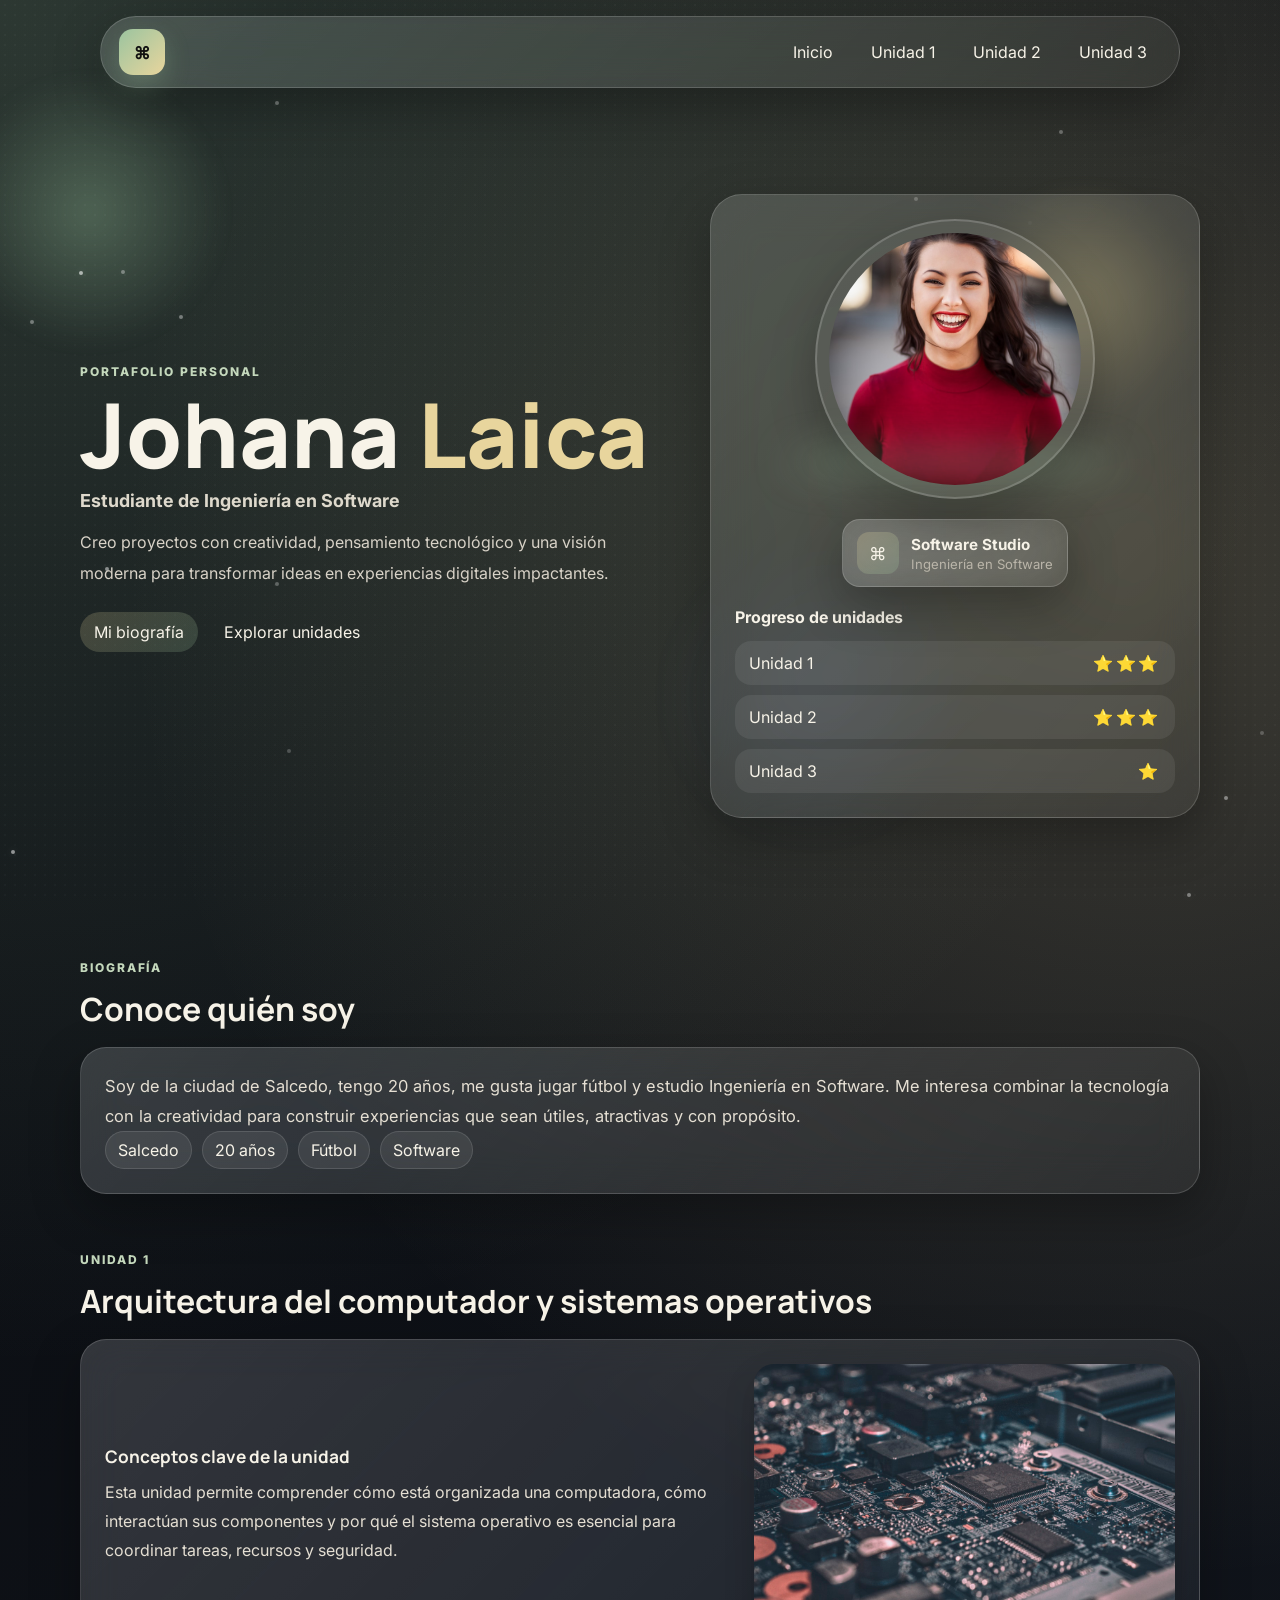
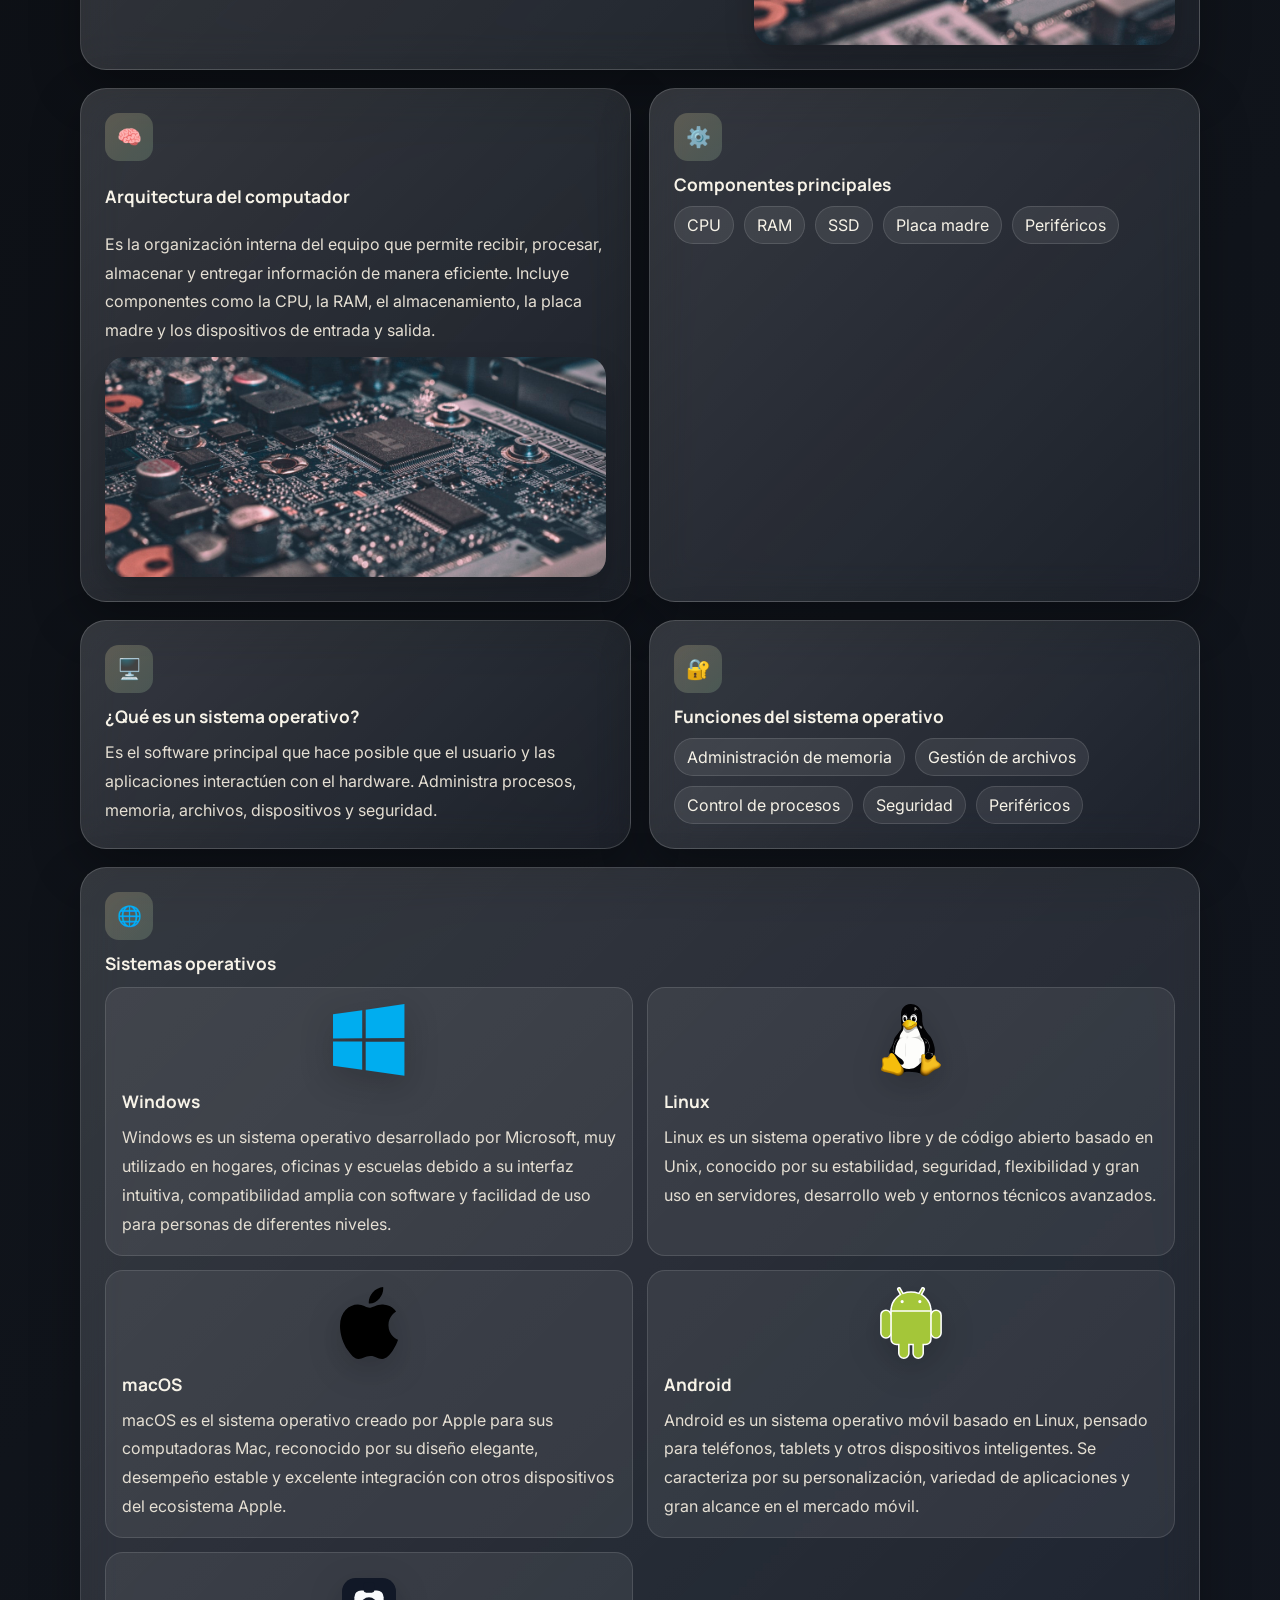
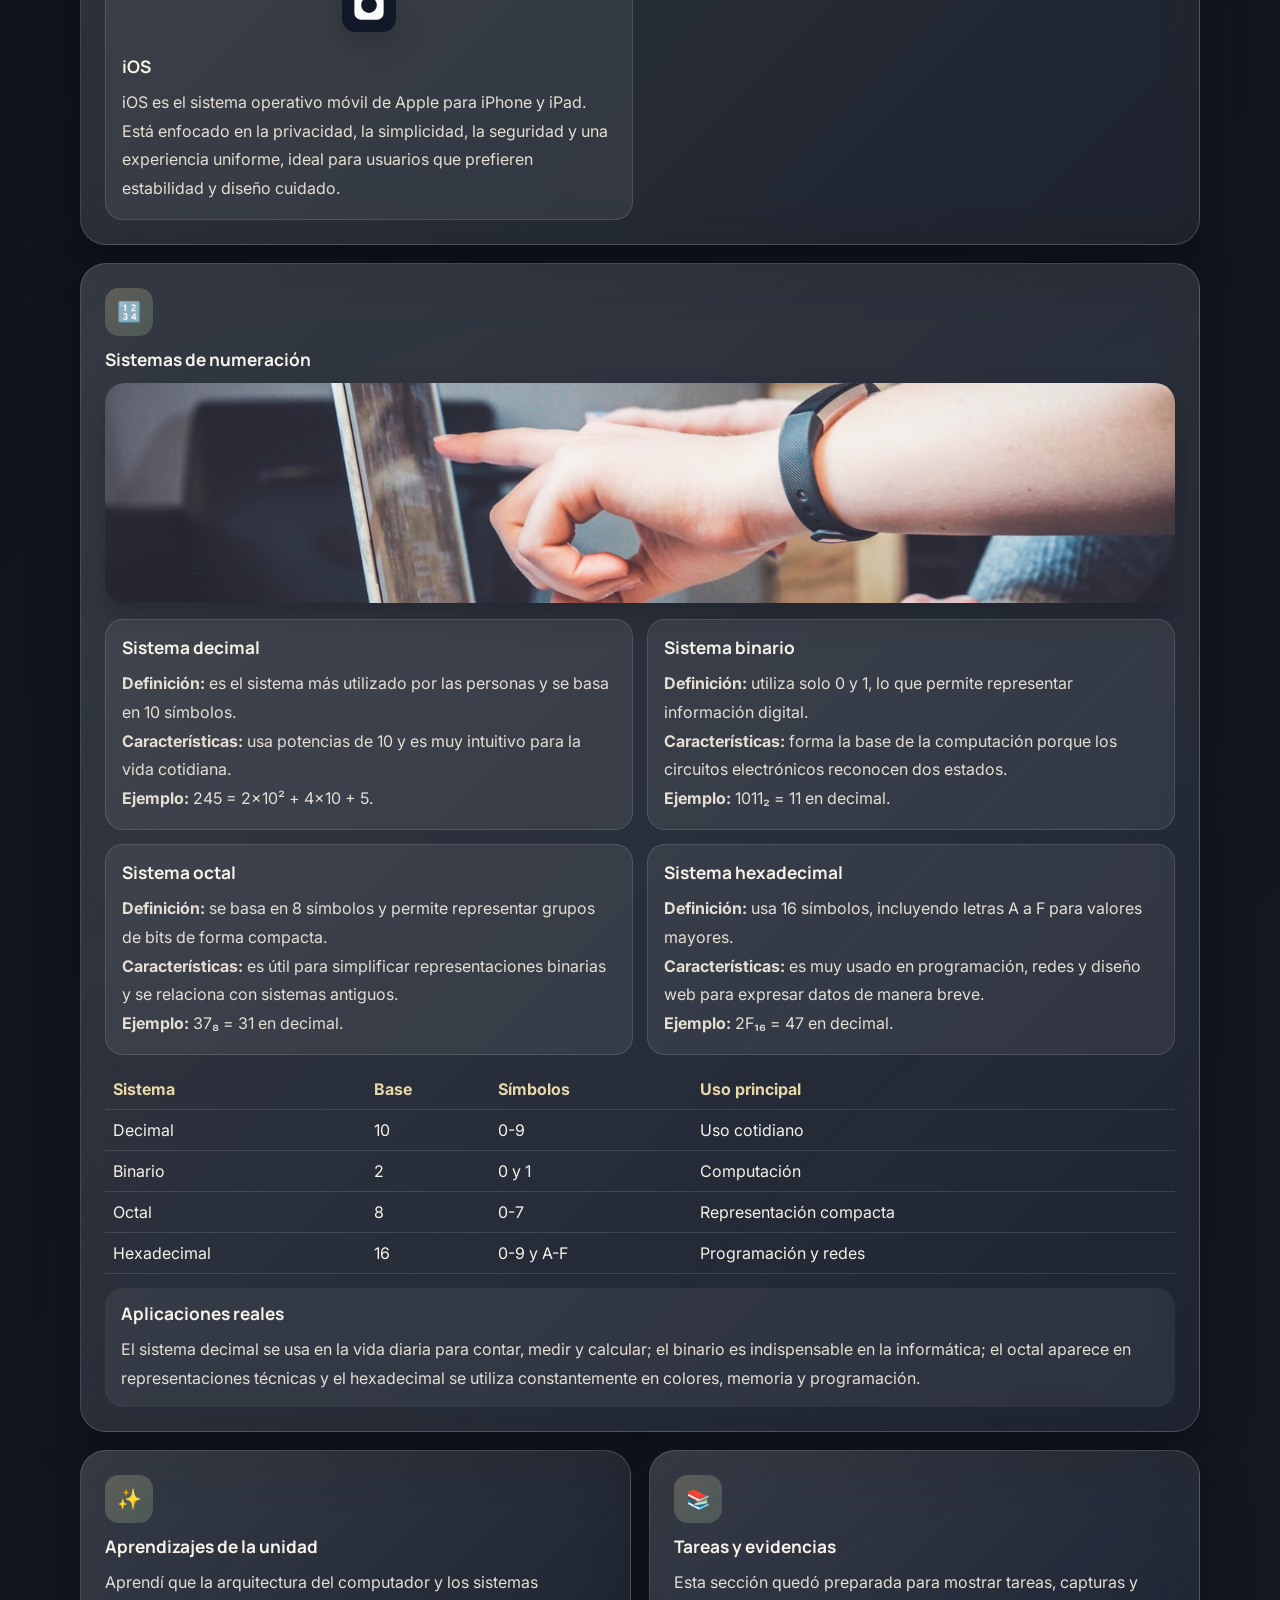
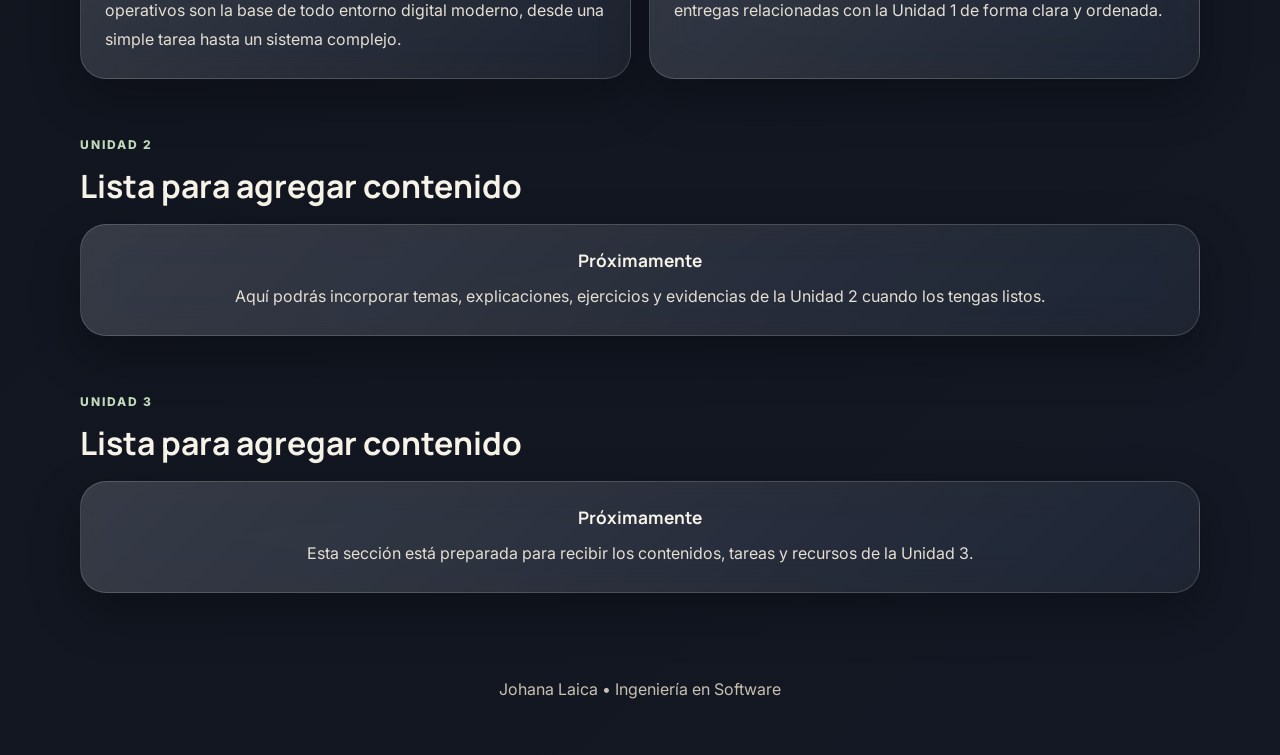
<file: index.html>
<!DOCTYPE html>
<html lang="es">
  <head>
    <meta charset="UTF-8" />
    <meta name="viewport" content="width=device-width, initial-scale=1.0" />
    <title>Portafolio | Johana Laica</title>
    <link rel="preconnect" href="https://fonts.googleapis.com" />
    <link rel="preconnect" href="https://fonts.gstatic.com" crossorigin />
    <link
      href="https://fonts.googleapis.com/css2?family=Inter:wght@400;500;600;700;800;900&family=Manrope:wght@600;700;800&display=swap"
      rel="stylesheet"
    />
    <link rel="stylesheet" href="style.css" />
  </head>
  <body>
    <div class="ambient ambient-a"></div>
    <div class="ambient ambient-b"></div>
    <div class="ambient ambient-c"></div>
    <div class="grain"></div>
    <div class="particle-field" aria-hidden="true"></div>

    <header class="topbar glass">
      <a class="brand" href="#inicio" aria-label="Volver al inicio">
        <span class="brand-mark">⌘</span>
      </a>
      <nav class="nav-menu">
        <a href="#inicio">Inicio</a>
        <a href="#unidad1">Unidad 1</a>
        <a href="#unidad2">Unidad 2</a>
        <a href="#unidad3">Unidad 3</a>
      </nav>
    </header>

    <main class="page-shell">
      <section id="inicio" class="hero reveal">
        <div class="hero-copy">
          <span class="eyebrow">Portafolio personal</span>
          <h1>Johana <span>Laica</span></h1>
          <p class="hero-subtitle">Estudiante de Ingeniería en Software</p>
          <p class="hero-text">
            Creo proyectos con creatividad, pensamiento tecnológico y una visión moderna para
            transformar ideas en experiencias digitales impactantes.
          </p>
          <div class="hero-actions">
            <a href="#biografia" class="btn btn-primary">Mi biografía</a>
            <a href="#unidad1" class="btn btn-secondary">Explorar unidades</a>
          </div>
        </div>

        <div class="hero-card glass">
          <div class="profile-shell">
            <div class="profile-frame">
              <img src="img/perfil.jpg" alt="Foto de perfil de Johana Laica" />
            </div>
            <div class="profile-glow"></div>
          </div>
          <div class="logo-badge glass">
            <span class="logo-icon">⌘</span>
            <div>
              <strong>Software Studio</strong>
              <p>Ingeniería en Software</p>
            </div>
          </div>
          <div class="stars-panel">
            <h3>Progreso de unidades</h3>
            <div class="stars-row">
              <span>Unidad 1</span>
              <span class="stars">⭐⭐⭐</span>
            </div>
            <div class="stars-row">
              <span>Unidad 2</span>
              <span class="stars">⭐⭐⭐</span>
            </div>
            <div class="stars-row">
              <span>Unidad 3</span>
              <span class="stars">⭐</span>
            </div>
          </div>
        </div>
      </section>

      <section id="biografia" class="section reveal">
        <div class="section-heading">
          <span class="section-label">Biografía</span>
          <h2>Conoce quién soy</h2>
        </div>
        <div class="card glass biography-card">
          <p>
            Soy de la ciudad de Salcedo, tengo 20 años, me gusta jugar fútbol y estudio Ingeniería
            en Software. Me interesa combinar la tecnología con la creatividad para construir
            experiencias que sean útiles, atractivas y con propósito.
          </p>
          <div class="chip-list">
            <span>Salcedo</span>
            <span>20 años</span>
            <span>Fútbol</span>
            <span>Software</span>
          </div>
        </div>
      </section>

      <section id="unidad1" class="section reveal">
        <div class="section-heading">
          <span class="section-label">Unidad 1</span>
          <h2>Arquitectura del computador y sistemas operativos</h2>
        </div>

        <div class="card glass unit-intro">
          <div>
            <h3>Conceptos clave de la unidad</h3>
            <p>
              Esta unidad permite comprender cómo está organizada una computadora, cómo interactúan
              sus componentes y por qué el sistema operativo es esencial para coordinar tareas,
              recursos y seguridad.
            </p>
          </div>
          <img src="img/arquitectura.jpg" alt="Componentes internos de un computador" />
        </div>

        <div class="card-grid">
          <article class="card glass image-card">
            <div class="icon">🧠</div>
            <h3>Arquitectura del computador</h3>
            <p>
              Es la organización interna del equipo que permite recibir, procesar, almacenar y
              entregar información de manera eficiente. Incluye componentes como la CPU, la RAM,
              el almacenamiento, la placa madre y los dispositivos de entrada y salida.
            </p>
            <img src="img/arquitectura.jpg" alt="CPU, RAM y placa madre de un ordenador" />
          </article>

          <article class="card glass">
            <div class="icon">⚙️</div>
            <h3>Componentes principales</h3>
            <div class="component-grid">
              <div class="component-pill">CPU</div>
              <div class="component-pill">RAM</div>
              <div class="component-pill">SSD</div>
              <div class="component-pill">Placa madre</div>
              <div class="component-pill">Periféricos</div>
            </div>
          </article>

          <article class="card glass">
            <div class="icon">🖥️</div>
            <h3>¿Qué es un sistema operativo?</h3>
            <p>
              Es el software principal que hace posible que el usuario y las aplicaciones interactúen
              con el hardware. Administra procesos, memoria, archivos, dispositivos y seguridad.
            </p>
          </article>

          <article class="card glass">
            <div class="icon">🔐</div>
            <h3>Funciones del sistema operativo</h3>
            <div class="chip-list">
              <span>Administración de memoria</span>
              <span>Gestión de archivos</span>
              <span>Control de procesos</span>
              <span>Seguridad</span>
              <span>Periféricos</span>
            </div>
          </article>
        </div>

        <div class="card glass full-width">
          <div class="icon">🌐</div>
          <h3>Sistemas operativos</h3>
          <div class="os-grid">
            <article class="os-card">
              <img src="img/windows.svg" alt="Logo de Windows" />
              <h4>Windows</h4>
              <p>
                Windows es un sistema operativo desarrollado por Microsoft, muy utilizado en hogares,
                oficinas y escuelas debido a su interfaz intuitiva, compatibilidad amplia con software
                y facilidad de uso para personas de diferentes niveles.
              </p>
            </article>
            <article class="os-card">
              <img src="img/linux.svg" alt="Logo de Linux" />
              <h4>Linux</h4>
              <p>
                Linux es un sistema operativo libre y de código abierto basado en Unix, conocido por
                su estabilidad, seguridad, flexibilidad y gran uso en servidores, desarrollo web y
                entornos técnicos avanzados.
              </p>
            </article>
            <article class="os-card">
              <img src="img/macos.svg" alt="Logo de macOS" />
              <h4>macOS</h4>
              <p>
                macOS es el sistema operativo creado por Apple para sus computadoras Mac, reconocido
                por su diseño elegante, desempeño estable y excelente integración con otros
                dispositivos del ecosistema Apple.
              </p>
            </article>
            <article class="os-card">
              <img src="img/android.svg" alt="Logo de Android" />
              <h4>Android</h4>
              <p>
                Android es un sistema operativo móvil basado en Linux, pensado para teléfonos,
                tablets y otros dispositivos inteligentes. Se caracteriza por su personalización,
                variedad de aplicaciones y gran alcance en el mercado móvil.
              </p>
            </article>
            <article class="os-card">
              <img src="img/ios.svg" alt="Logo de iOS" />
              <h4>iOS</h4>
              <p>
                iOS es el sistema operativo móvil de Apple para iPhone y iPad. Está enfocado en la
                privacidad, la simplicidad, la seguridad y una experiencia uniforme, ideal para
                usuarios que prefieren estabilidad y diseño cuidado.
              </p>
            </article>
          </div>
        </div>

        <div class="card glass full-width">
          <div class="icon">🔢</div>
          <h3>Sistemas de numeración</h3>
          <img class="numeration-hero" src="img/numeracion.jpg" alt="Ilustración comparando sistemas de numeración" />
          <div class="numeration-grid">
            <article class="numeration-card">
              <h4>Sistema decimal</h4>
              <p><strong>Definición:</strong> es el sistema más utilizado por las personas y se basa en 10 símbolos.</p>
              <p><strong>Características:</strong> usa potencias de 10 y es muy intuitivo para la vida cotidiana.</p>
              <p><strong>Ejemplo:</strong> 245 = 2×10² + 4×10 + 5.</p>
            </article>
            <article class="numeration-card">
              <h4>Sistema binario</h4>
              <p><strong>Definición:</strong> utiliza solo 0 y 1, lo que permite representar información digital.</p>
              <p><strong>Características:</strong> forma la base de la computación porque los circuitos electrónicos reconocen dos estados.</p>
              <p><strong>Ejemplo:</strong> 1011₂ = 11 en decimal.</p>
            </article>
            <article class="numeration-card">
              <h4>Sistema octal</h4>
              <p><strong>Definición:</strong> se basa en 8 símbolos y permite representar grupos de bits de forma compacta.</p>
              <p><strong>Características:</strong> es útil para simplificar representaciones binarias y se relaciona con sistemas antiguos.</p>
              <p><strong>Ejemplo:</strong> 37₈ = 31 en decimal.</p>
            </article>
            <article class="numeration-card">
              <h4>Sistema hexadecimal</h4>
              <p><strong>Definición:</strong> usa 16 símbolos, incluyendo letras A a F para valores mayores.</p>
              <p><strong>Características:</strong> es muy usado en programación, redes y diseño web para expresar datos de manera breve.</p>
              <p><strong>Ejemplo:</strong> 2F₁₆ = 47 en decimal.</p>
            </article>
          </div>

          <div class="table-wrap">
            <table>
              <thead>
                <tr>
                  <th>Sistema</th>
                  <th>Base</th>
                  <th>Símbolos</th>
                  <th>Uso principal</th>
                </tr>
              </thead>
              <tbody>
                <tr>
                  <td>Decimal</td>
                  <td>10</td>
                  <td>0-9</td>
                  <td>Uso cotidiano</td>
                </tr>
                <tr>
                  <td>Binario</td>
                  <td>2</td>
                  <td>0 y 1</td>
                  <td>Computación</td>
                </tr>
                <tr>
                  <td>Octal</td>
                  <td>8</td>
                  <td>0-7</td>
                  <td>Representación compacta</td>
                </tr>
                <tr>
                  <td>Hexadecimal</td>
                  <td>16</td>
                  <td>0-9 y A-F</td>
                  <td>Programación y redes</td>
                </tr>
              </tbody>
            </table>
          </div>

          <div class="applications">
            <h4>Aplicaciones reales</h4>
            <p>
              El sistema decimal se usa en la vida diaria para contar, medir y calcular; el binario es
              indispensable en la informática; el octal aparece en representaciones técnicas y el
              hexadecimal se utiliza constantemente en colores, memoria y programación.
            </p>
          </div>
        </div>

        <div class="card-grid">
          <article class="card glass">
            <div class="icon">✨</div>
            <h3>Aprendizajes de la unidad</h3>
            <p>
              Aprendí que la arquitectura del computador y los sistemas operativos son la base de todo
              entorno digital moderno, desde una simple tarea hasta un sistema complejo.
            </p>
          </article>
          <article class="card glass">
            <div class="icon">📚</div>
            <h3>Tareas y evidencias</h3>
            <p>
              Esta sección quedó preparada para mostrar tareas, capturas y entregas relacionadas con la
              Unidad 1 de forma clara y ordenada.
            </p>
          </article>
        </div>
      </section>

      <section id="unidad2" class="section reveal">
        <div class="section-heading">
          <span class="section-label">Unidad 2</span>
          <h2>Lista para agregar contenido</h2>
        </div>
        <div class="card glass placeholder-card">
          <h3>Próximamente</h3>
          <p>
            Aquí podrás incorporar temas, explicaciones, ejercicios y evidencias de la Unidad 2 cuando
            los tengas listos.
          </p>
        </div>
      </section>

      <section id="unidad3" class="section reveal">
        <div class="section-heading">
          <span class="section-label">Unidad 3</span>
          <h2>Lista para agregar contenido</h2>
        </div>
        <div class="card glass placeholder-card">
          <h3>Próximamente</h3>
          <p>
            Esta sección está preparada para recibir los contenidos, tareas y recursos de la Unidad 3.
          </p>
        </div>
      </section>
    </main>

    <footer class="footer reveal">
      <p>Johana Laica • Ingeniería en Software</p>
    </footer>

    <script src="script.js"></script>
  </body>
</html>
</file>
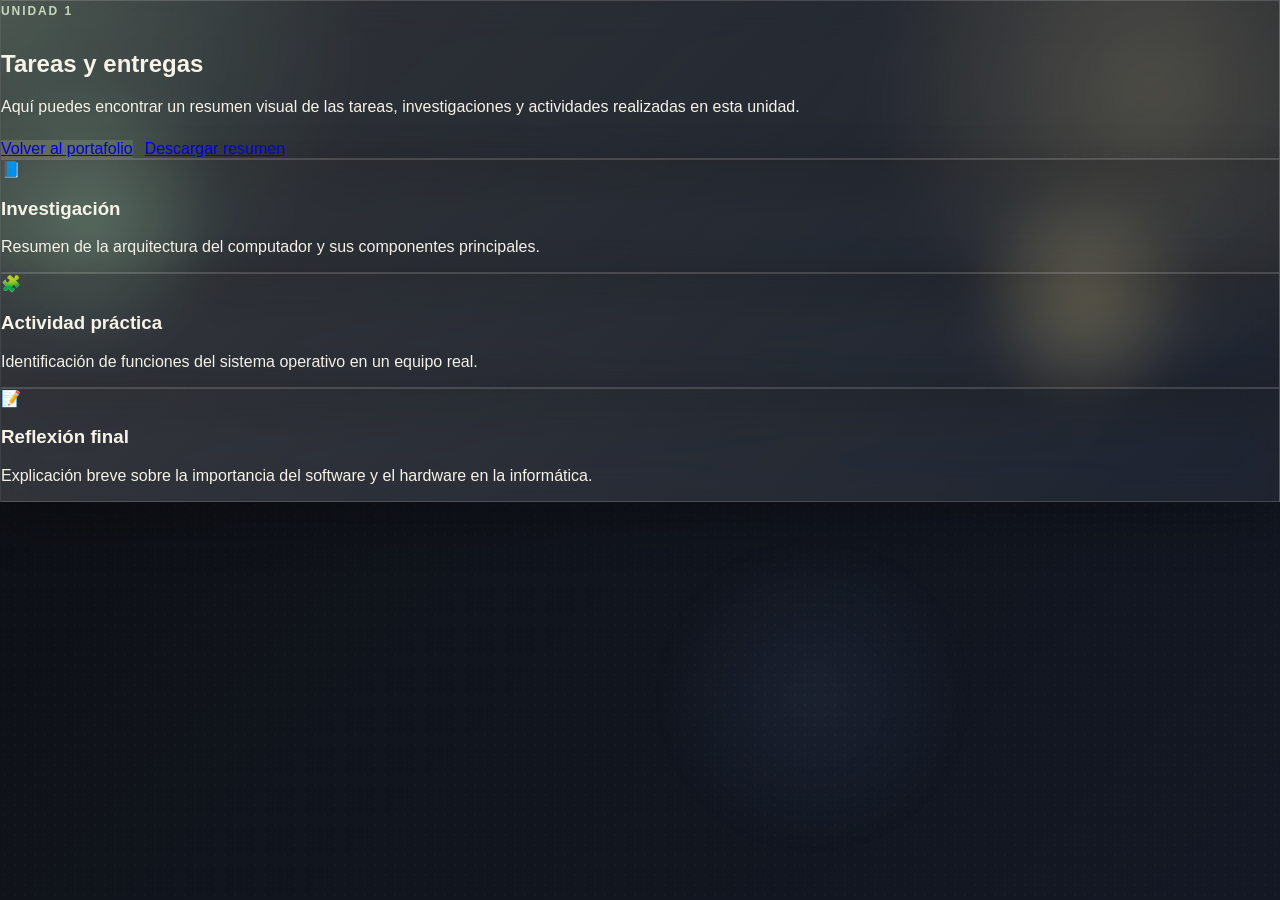
<file: unidad1-tareas.html>
<!DOCTYPE html>
<html lang="es">
  <head>
    <meta charset="UTF-8" />
    <meta name="viewport" content="width=device-width, initial-scale=1.0" />
    <title>Tareas Unidad 1</title>
    <link rel="stylesheet" href="style.css" />
  </head>
  <body>
    <div class="ambient ambient-a"></div>
    <div class="ambient ambient-b"></div>
    <div class="ambient ambient-c"></div>
    <div class="grain"></div>

    <main class="portfolio-shell">
      <section class="unidad1-section reveal">
        <div class="unidad1-header glass">
          <div class="unidad1-copy">
            <span class="eyebrow">Unidad 1</span>
            <h2>Tareas y entregas</h2>
            <p>
              Aquí puedes encontrar un resumen visual de las tareas, investigaciones y actividades
              realizadas en esta unidad.
            </p>
            <div class="hero-actions">
              <a href="index.html" class="btn-primary">Volver al portafolio</a>
              <a href="unidad1-tareas.txt" class="btn-secondary" download>Descargar resumen</a>
            </div>
          </div>
        </div>

        <div class="content-grid">
          <article class="info-card glass">
            <div class="card-icon">📘</div>
            <h3>Investigación</h3>
            <p>Resumen de la arquitectura del computador y sus componentes principales.</p>
          </article>
          <article class="info-card glass">
            <div class="card-icon">🧩</div>
            <h3>Actividad práctica</h3>
            <p>Identificación de funciones del sistema operativo en un equipo real.</p>
          </article>
          <article class="info-card glass">
            <div class="card-icon">📝</div>
            <h3>Reflexión final</h3>
            <p>Explicación breve sobre la importancia del software y el hardware en la informática.</p>
          </article>
        </div>
      </section>
    </main>
  </body>
</html>
</file>
<file: style.css>
:root {
  --bg: #08090e;
  --bg-soft: #121520;
  --text: #f7f3e8;
  --muted: #bbb6aa;
  --accent: #9bc49f;
  --accent-2: #e8d59d;
  --glass: rgba(255, 255, 255, 0.09);
  --shadow: 0 18px 50px rgba(0, 0, 0, 0.3);
  --radius: 26px;
}

* {
  box-sizing: border-box;
}

html {
  scroll-behavior: smooth;
}

body {
  margin: 0;
  min-height: 100vh;
  font-family: "Inter", sans-serif;
  color: var(--text);
  background:
    radial-gradient(circle at top left, rgba(155, 196, 159, 0.24), transparent 24%),
    radial-gradient(circle at 90% 10%, rgba(232, 213, 157, 0.22), transparent 20%),
    linear-gradient(135deg, #0a0c10 0%, #10141b 45%, #131824 100%);
  overflow-x: hidden;
}

.glass {
  background: linear-gradient(135deg, rgba(255, 255, 255, 0.16), rgba(255, 255, 255, 0.06));
  border: 1px solid rgba(255, 255, 255, 0.16);
  box-shadow: var(--shadow);
  backdrop-filter: blur(20px) saturate(140%);
  -webkit-backdrop-filter: blur(20px) saturate(140%);
}

.ambient {
  position: fixed;
  border-radius: 50%;
  pointer-events: none;
  filter: blur(10px);
  opacity: 0.42;
  animation: floatAmbient 12s ease-in-out infinite;
}

.ambient-a {
  width: 280px;
  height: 280px;
  background: radial-gradient(circle, rgba(155, 196, 159, 0.82), transparent 70%);
  left: -4%;
  top: 8%;
}

.ambient-b {
  width: 240px;
  height: 240px;
  background: radial-gradient(circle, rgba(232, 213, 157, 0.72), transparent 70%);
  right: 6%;
  top: 20%;
  animation-delay: 2.4s;
}

.ambient-c {
  width: 320px;
  height: 320px;
  background: radial-gradient(circle, rgba(120, 143, 213, 0.24), transparent 72%);
  right: 24%;
  bottom: 5%;
  animation-delay: 4.8s;
}

.grain {
  position: fixed;
  inset: 0;
  pointer-events: none;
  opacity: 0.2;
  background-image: radial-gradient(rgba(255, 255, 255, 0.5) 0.8px, transparent 0.8px);
  background-size: 10px 10px;
  mix-blend-mode: soft-light;
}

.particle-field {
  position: fixed;
  inset: 0;
  pointer-events: none;
  z-index: 0;
}

.particle-field span {
  position: absolute;
  width: 4px;
  height: 4px;
  border-radius: 50%;
  background: rgba(255, 255, 255, 0.6);
  box-shadow: 0 0 10px rgba(255, 255, 255, 0.25);
  animation: floatParticle 8s ease-in-out infinite;
}

.topbar {
  position: fixed;
  top: 16px;
  left: 50%;
  transform: translateX(-50%);
  z-index: 50;
  width: min(1080px, calc(100% - 24px));
  display: flex;
  align-items: center;
  justify-content: space-between;
  padding: 12px 18px;
  border-radius: 999px;
}

.brand {
  width: 46px;
  height: 46px;
  display: grid;
  place-items: center;
  border-radius: 14px;
  background: linear-gradient(135deg, var(--accent), var(--accent-2));
  color: #111;
  font-weight: 800;
  text-decoration: none;
  box-shadow: 0 10px 24px rgba(155, 196, 159, 0.28);
}

.brand-mark {
  font-size: 1.1rem;
}

.nav-menu {
  display: flex;
  flex-wrap: wrap;
  gap: 10px;
}

.nav-menu a,
.btn {
  text-decoration: none;
  color: var(--text);
  padding: 10px 14px;
  border-radius: 999px;
  transition: transform 0.25s ease, background 0.25s ease;
}

.nav-menu a:hover,
.btn:hover {
  background: rgba(255, 255, 255, 0.12);
  transform: translateY(-2px);
}

.page-shell {
  position: relative;
  z-index: 1;
  width: min(1120px, calc(100% - 32px));
  margin: 0 auto;
  padding: 110px 0 70px;
}

.hero {
  min-height: 88vh;
  display: grid;
  grid-template-columns: 1.1fr 0.9fr;
  gap: 30px;
  align-items: center;
}

.eyebrow,
.section-label {
  display: inline-block;
  margin-bottom: 12px;
  text-transform: uppercase;
  letter-spacing: 0.16em;
  font-size: 0.75rem;
  font-weight: 800;
  color: #c4d8bc;
}

.hero h1 {
  margin: 0;
  font-family: "Manrope", sans-serif;
  font-size: clamp(3rem, 7vw, 5.8rem);
  line-height: 0.95;
  font-weight: 800;
}

.hero h1 span {
  color: var(--accent-2);
}

.hero-subtitle {
  margin: 14px 0 10px;
  font-size: 1.12rem;
  font-weight: 700;
  color: #ded9cc;
}

.hero-text {
  max-width: 58ch;
  font-size: 1rem;
  line-height: 1.9;
  color: #d8d2c7;
}

.hero-actions {
  display: flex;
  flex-wrap: wrap;
  gap: 12px;
  margin-top: 24px;
}

.btn-primary {
  background: linear-gradient(135deg, rgba(232, 213, 157, 0.2), rgba(155, 196, 159, 0.2));
}

.hero-card {
  padding: 24px;
  border-radius: 32px;
  display: grid;
  gap: 20px;
}

.profile-shell {
  position: relative;
  display: grid;
  place-items: center;
}

.profile-frame {
  display: grid;
  place-items: center;
  border-radius: 50%;
  border: 2px solid rgba(255, 255, 255, 0.18);
  padding: 12px;
  width: min(280px, 100%);
  margin: 0 auto;
  background: rgba(255, 255, 255, 0.06);
  box-shadow: 0 20px 45px rgba(0, 0, 0, 0.25);
}

.profile-frame img {
  width: 100%;
  aspect-ratio: 1;
  border-radius: 50%;
  object-fit: cover;
  display: block;
}

.profile-glow {
  position: absolute;
  inset: auto 12% 8% 12%;
  height: 28px;
  border-radius: 50%;
  background: rgba(155, 196, 159, 0.35);
  filter: blur(20px);
}

.logo-badge {
  display: flex;
  align-items: center;
  gap: 12px;
  padding: 12px 14px;
  border-radius: 18px;
  width: fit-content;
  margin: 0 auto;
}

.logo-icon {
  width: 42px;
  height: 42px;
  display: grid;
  place-items: center;
  border-radius: 12px;
  background: linear-gradient(135deg, rgba(232, 213, 157, 0.24), rgba(155, 196, 159, 0.24));
  font-size: 1.1rem;
}

.logo-badge strong {
  display: block;
  font-size: 0.95rem;
}

.logo-badge p {
  margin: 2px 0 0;
  font-size: 0.82rem;
  color: var(--muted);
}

.stars-panel {
  display: grid;
  gap: 10px;
}

.stars-panel h3 {
  margin: 0 0 4px;
  font-size: 1rem;
}

.stars-row {
  display: flex;
  justify-content: space-between;
  align-items: center;
  padding: 12px 14px;
  border-radius: 16px;
  background: rgba(255, 255, 255, 0.07);
}

.stars {
  letter-spacing: 0.16em;
}

.section {
  scroll-margin-top: 100px;
  margin-top: 54px;
}

.section-heading {
  margin-bottom: 16px;
}

.section-heading h2 {
  margin: 0;
  font-family: "Manrope", sans-serif;
  font-size: clamp(1.45rem, 3vw, 2rem);
}

.card {
  padding: 24px;
  border-radius: var(--radius);
}

.biography-card p {
  margin: 0 0 14px;
  font-size: 1.03rem;
  line-height: 1.9;
  color: #ece7dc;
}

.chip-list {
  display: flex;
  gap: 10px;
  flex-wrap: wrap;
}

.chip-list span,
.component-pill {
  padding: 8px 12px;
  border-radius: 999px;
  background: rgba(255, 255, 255, 0.08);
  border: 1px solid rgba(255, 255, 255, 0.12);
}

.unit-intro {
  display: grid;
  grid-template-columns: 1.2fr 0.8fr;
  gap: 18px;
  align-items: center;
  margin-bottom: 18px;
}

.unit-intro h3,
.card h3,
.os-card h4,
.numeration-card h4,
.applications h4 {
  margin: 0 0 10px;
  font-family: "Manrope", sans-serif;
  font-size: 1.08rem;
}

.unit-intro p,
.card p,
.os-card p,
.numeration-card p,
.applications p {
  margin: 0;
  line-height: 1.8;
  color: #e5dfd3;
}

.unit-intro img,
.image-card img,
.numeration-hero {
  width: 100%;
  display: block;
  border-radius: 20px;
  object-fit: cover;
  box-shadow: 0 14px 30px rgba(0, 0, 0, 0.2);
}

.image-card {
  display: grid;
  gap: 12px;
}

.image-card img {
  height: 220px;
}

.numeration-hero {
  height: 220px;
  margin: 12px 0 16px;
}

.card-grid {
  display: grid;
  grid-template-columns: repeat(2, minmax(0, 1fr));
  gap: 18px;
  margin-bottom: 18px;
}

.icon {
  width: 48px;
  height: 48px;
  display: grid;
  place-items: center;
  border-radius: 14px;
  background: linear-gradient(135deg, rgba(232, 213, 157, 0.24), rgba(155, 196, 159, 0.24));
  margin-bottom: 12px;
  font-size: 1.25rem;
}

.component-grid {
  display: flex;
  flex-wrap: wrap;
  gap: 10px;
}

.full-width {
  margin-bottom: 18px;
}

.os-grid {
  display: grid;
  grid-template-columns: repeat(2, minmax(0, 1fr));
  gap: 14px;
  margin-top: 12px;
}

.os-card {
  padding: 16px;
  border-radius: 18px;
  background: rgba(255, 255, 255, 0.07);
  border: 1px solid rgba(255, 255, 255, 0.12);
  transition: transform 0.25s ease, box-shadow 0.25s ease;
}

.os-card:hover,
.numeration-card:hover,
.image-card:hover {
  transform: translateY(-6px);
  box-shadow: 0 18px 38px rgba(0, 0, 0, 0.24);
}

.os-card img {
  width: 100%;
  max-height: 72px;
  object-fit: contain;
  margin-bottom: 10px;
  filter: drop-shadow(0 10px 16px rgba(0, 0, 0, 0.2));
}

.numeration-grid {
  display: grid;
  grid-template-columns: repeat(2, minmax(0, 1fr));
  gap: 14px;
  margin-top: 12px;
}

.numeration-card {
  padding: 16px;
  border-radius: 18px;
  background: rgba(255, 255, 255, 0.07);
  border: 1px solid rgba(255, 255, 255, 0.12);
  transition: transform 0.25s ease, box-shadow 0.25s ease;
}

.table-wrap {
  margin-top: 14px;
  overflow-x: auto;
}

table {
  width: 100%;
  border-collapse: collapse;
}

th,
td {
  padding: 10px 8px;
  text-align: left;
  border-bottom: 1px solid rgba(255, 255, 255, 0.12);
}

th {
  color: #e9d8a7;
}

.applications {
  margin-top: 14px;
  padding: 14px 16px;
  border-radius: 18px;
  background: rgba(255, 255, 255, 0.06);
}

.placeholder-card {
  text-align: center;
}

.footer {
  padding: 0 16px 40px;
  text-align: center;
  color: #c8c0b1;
}

.reveal {
  opacity: 1;
  transform: none;
  transition: opacity 0.8s ease, transform 0.8s ease;
}

.reveal.visible {
  opacity: 1;
  transform: none;
}

@keyframes floatAmbient {
  0%,
  100% {
    transform: translateY(0px) scale(1);
  }
  50% {
    transform: translateY(-16px) scale(1.03);
  }
}

@keyframes floatParticle {
  0%,
  100% {
    transform: translateY(0px) scale(1);
    opacity: 0.55;
  }
  50% {
    transform: translateY(-12px) scale(1.15);
    opacity: 1;
  }
}

@media (max-width: 900px) {
  .hero {
    grid-template-columns: 1fr;
  }

  .card-grid,
  .os-grid,
  .numeration-grid {
    grid-template-columns: 1fr;
  }

  .unit-intro {
    grid-template-columns: 1fr;
  }
}

@media (max-width: 600px) {
  .hero-card,
  .card {
    padding: 16px;
  }

  .profile-frame {
    width: min(220px, 100%);
  }

  .logo-badge {
    width: 100%;
    justify-content: center;
  }

  .image-card img,
  .numeration-hero {
    height: 180px;
  }
}

@media (max-width: 700px) {
  .topbar {
    border-radius: 24px;
    width: calc(100% - 16px);
    padding: 10px 12px;
  }

  .nav-menu {
    gap: 6px;
  }

  .nav-menu a {
    padding: 8px 10px;
    font-size: 0.82rem;
  }

  .page-shell {
    padding-top: 132px;
  }

  .hero h1 {
    font-size: 2.7rem;
  }

  .hero-card,
  .card {
    padding: 18px;
  }
}
</file>
